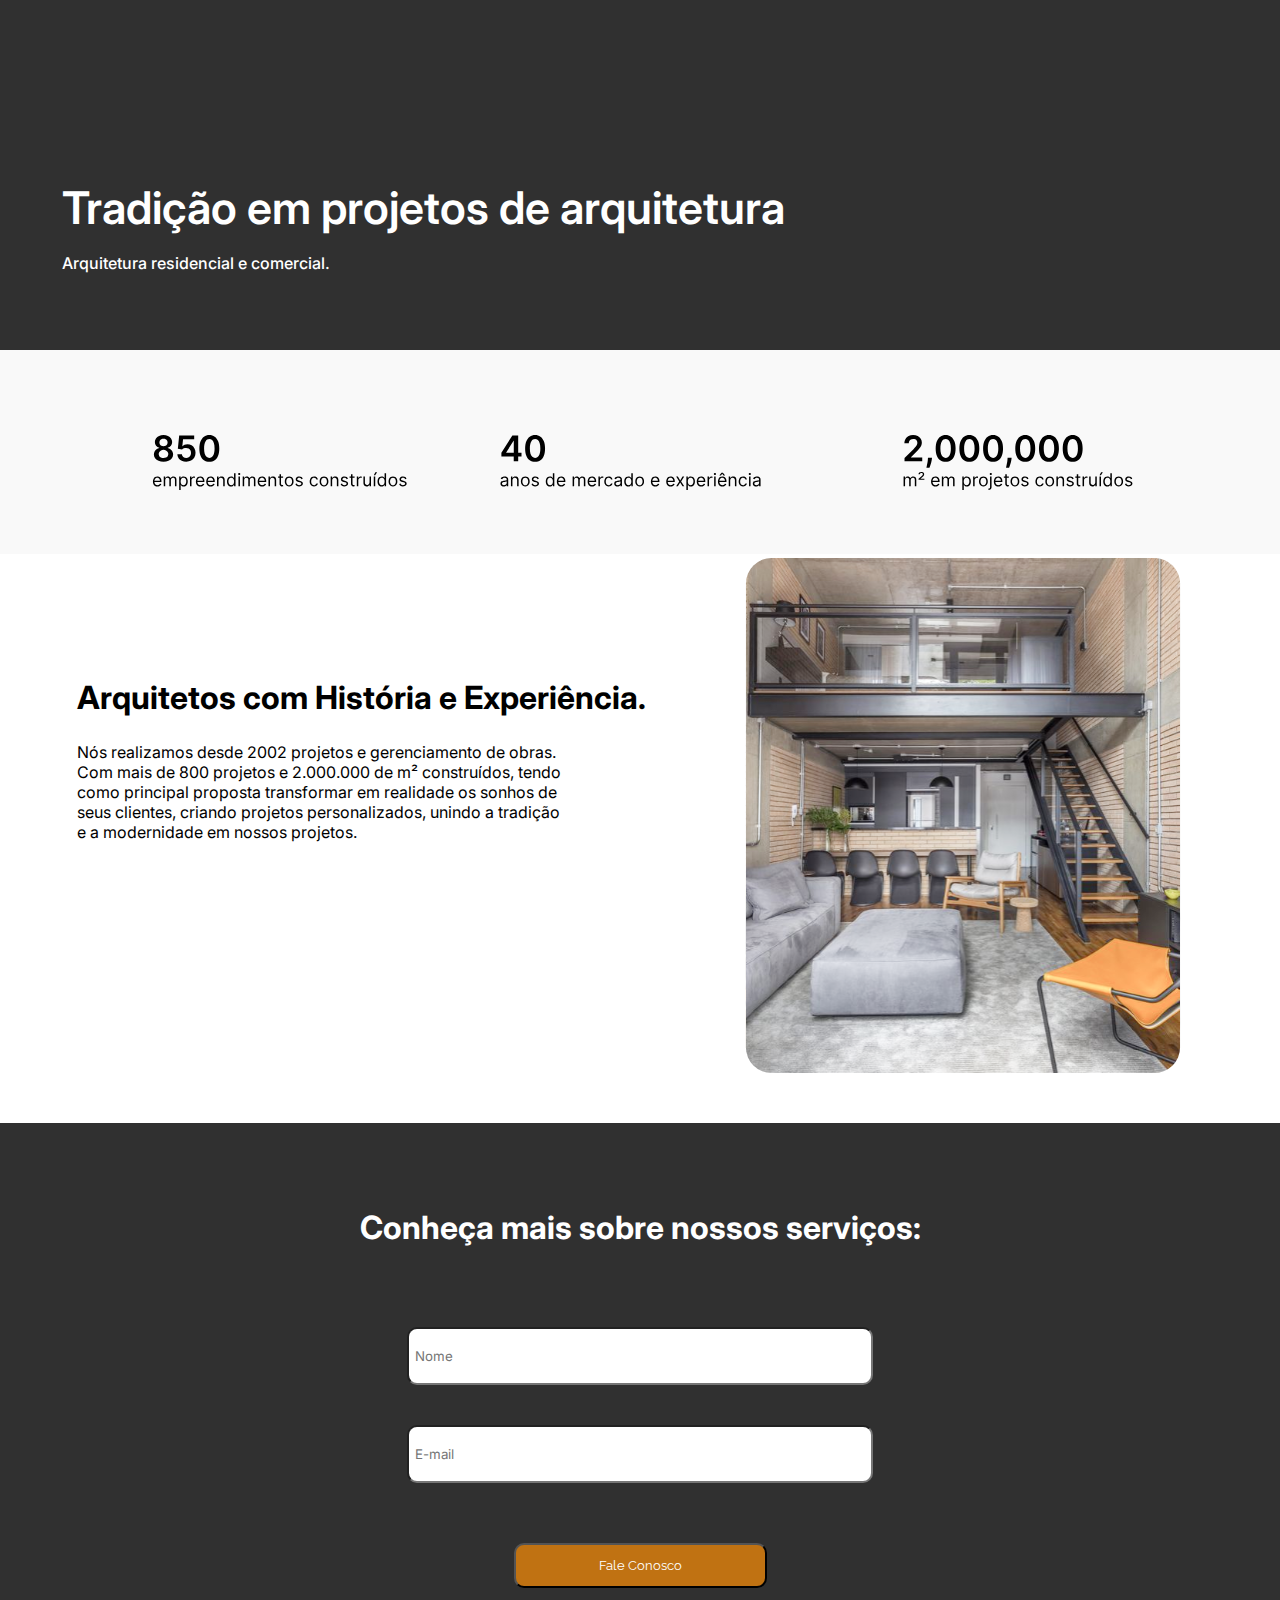
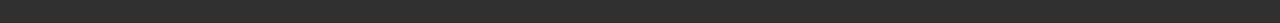
<file: projetos-e-desafios/Desafio-DNC/index.html>
<!DOCTYPE html>
<html lang="pt-br">
<head>
    <meta charset="UTF-8">
    <meta name="viewport" content="width=device-width, initial-scale=1.0">
    <link rel="stylesheet" href="style.css">
    <link rel="preconnect" href="https://fonts.googleapis.com">
    <link rel="preconnect" href="https://fonts.gstatic.com" crossorigin>
    <link href="https://fonts.googleapis.com/css2?family=Inter&display=swap" rel="stylesheet">
    <link rel="preconnect" href="https://fonts.googleapis.com">
    <link rel="preconnect" href="https://fonts.gstatic.com" crossorigin>
    <link href="https://fonts.googleapis.com/css2?family=Inter:wght@300;400;500;600&family=Raleway&display=swap" rel="stylesheet">
    <title> Landing Page Arquitetura </title>
</head>
<body>
   
    <div id="cabecario">
        <h1 id="textoPrincipal">
            Tradição em projetos de arquitetura
        </h1>
        <p id="paragrafoPrincipal">
            Arquitetura residencial e comercial. 
        </p>
    </div>
    <div id="numeros">
        <img id="dados" src="imagens/dados.svg" alt="">
    </div>
    <div    id="text">
        <div id="texto">
            <h1 >
                Arquitetos com História e Experiência.
            </h1>
            <p>
                Nós realizamos desde 2002 projetos e gerenciamento de obras.<br>
                Com mais de 800 projetos e 2.000.000 de m² construídos, tendo<br>
                como principal proposta transformar em realidade os sonhos de<br>
                seus clientes, criando projetos personalizados, unindo a tradição<br>
                e a modernidade em nossos projetos.
            </p>
        </div>
        <img id="foto" src="imagens/foto.svg" alt="">
    </div>   
    <div id="forms">
        <h1>Conheça mais sobre nossos serviços:</h1>
        <form id="form" action="https://formspree.io/f/xbjnlgbk" method="post">
            <input placeholder=" Nome" type="text" id="emailInput" name="contactEmail" required="required">
            <br>
            <br>
            <br>
            <input placeholder=" E-mail" type="text" id="emailInput" name="contactEmail" required="required">
            <br>
            <br>
            <br>
            <br>
            <button id="botao" type="submit"> Fale Conosco  </button>
        </form>
    </div> 
</body>
</html>
</file>
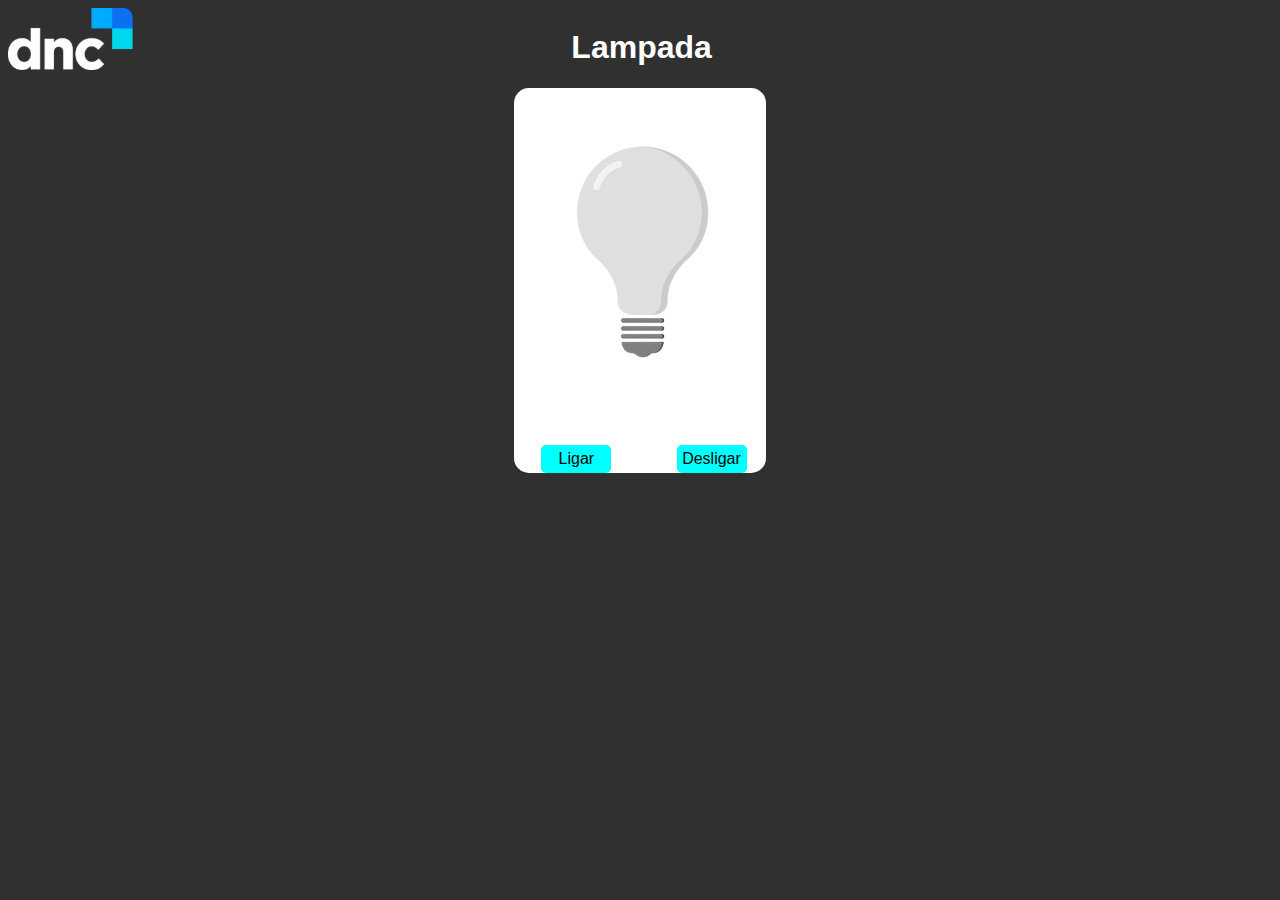
<file: projetos-e-desafios/desafio-lampada/index.html>
<!DOCTYPE html>
<html lang="pt-br">
<head>
    <meta charset="UTF-8">
    <meta name="viewport" content="width=device-width, initial-scale=1.0">
    <link rel="stylesheet" href="style.css" > 
    <title>Lampada</title>
</head>
<body>
   
    <header id="Principal" >
        <img src="logo-dnc.svg" alt="">
        <h1>
            Lampada
        </h1> 
    </header>
    <div id="imgs" onclick="lampadaQuebrada()"  >
        <img class="imgs" id="imgL" src="img-1.svg" alt="">
        <img class="imgs" id="imgD" src="img-2.svg" alt="">
        <img class="imgs" id="imgQ" src="img-3.svg" alt="">
        
    </div>
    <div id="botao">
        <input class="botao" id="ligar" value="Ligar" type="button" onclick="lampadaLigada()">
        <input class="botao" id="desligar" value="Desligar" type="button" onclick="lampadaDesligada()" >
    </div>
    <script src="index.js" ></script>    
</body>
</html>
</file>
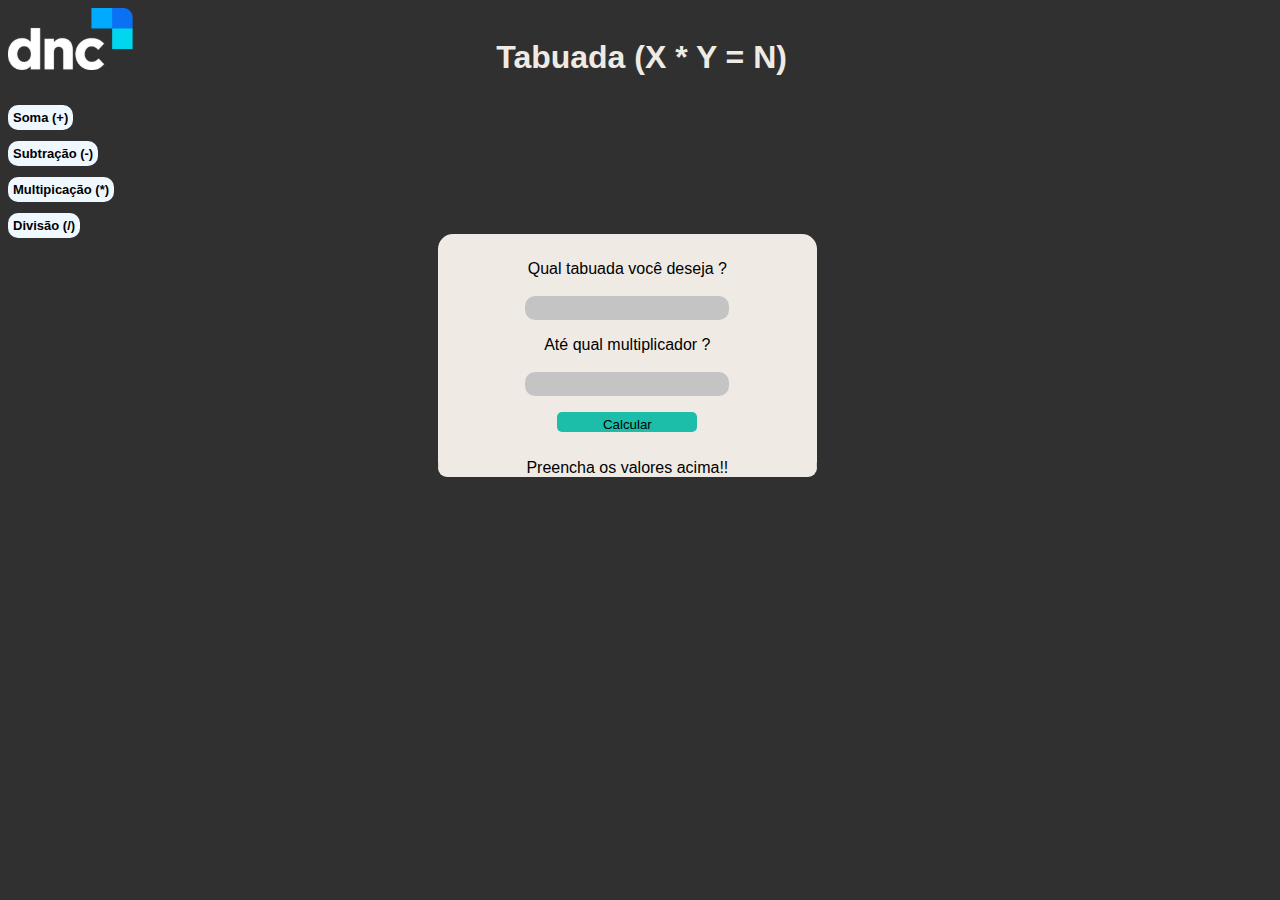
<file: projetos-e-desafios/desafio-tabuada/index.html>
<!DOCTYPE html>
<html lang="PT-Br">
<head>
    <meta charset="UTF-8">
    <meta name="viewport" content="width=device-width, initial-scale=1.0">
    <link rel="stylesheet" href="style.css"> 
    <title>Tabuada</title>
</head>
    
</head>
<body>
    <header>
        <img id="logo" src="logo-dnc.svg" alt="">
        <h1 id="tabuada"> 
            Tabuada (X * Y = N)   
        </h1>
        
    </header>
    <div id="operações" >
        <li><a target="_blank" href="index-soma.html" >Soma (+)</a></li>
        <br>
        <li><a target="_blank" href="index-sub.html" >Subtração (-)</a></li>
        <br>
        <li><a target="_blank" href="index.html" >Multipicação (*)</a></li>
        <br>
        <li><a target="_blank" href="index-divisao.html" >Divisão (/)</a></li>
    </div>
    <section>
        <div id="Dzero">
             <p>
                Qual tabuada você deseja ?
                <br>
                <br>
                <input id="num" class="input" type="number">
            </p>
            <p>
                Até qual multiplicador ?
                <br>
                <br>
                <input id="end" class="input" type="number">
            </p>
            <input type="button" value="Calcular" onclick="tabuada()" id="botao">
        </div>
        <div id="resultado">
            <p>
                Preencha os valores acima!!
            </p>
        </div>

       
    </section>
    <script src="tabuada-script.js">
        //var test = window.document.getElementById("primeiraD");
        //test.style.backgroundColor = 'blue'
        //var test = window.document.querySelector('div#primeiraD')
        //test.style.textAlign ='right'
        // Duas maneiras de chamar a div,classe,id no Js
        //window.document.write( 'teste de implementação de texto' ) usado para adicionar um *NOVO* TEXTO
        //function validar(idade){
        //    if (idade>=18){
        //        window.alert(' Acesso Permitido')
        //    }
        //    else {
        //        window.alert('Acesso Negado')
        //    }
        // }

    </script>
</body>
</html>
</file>
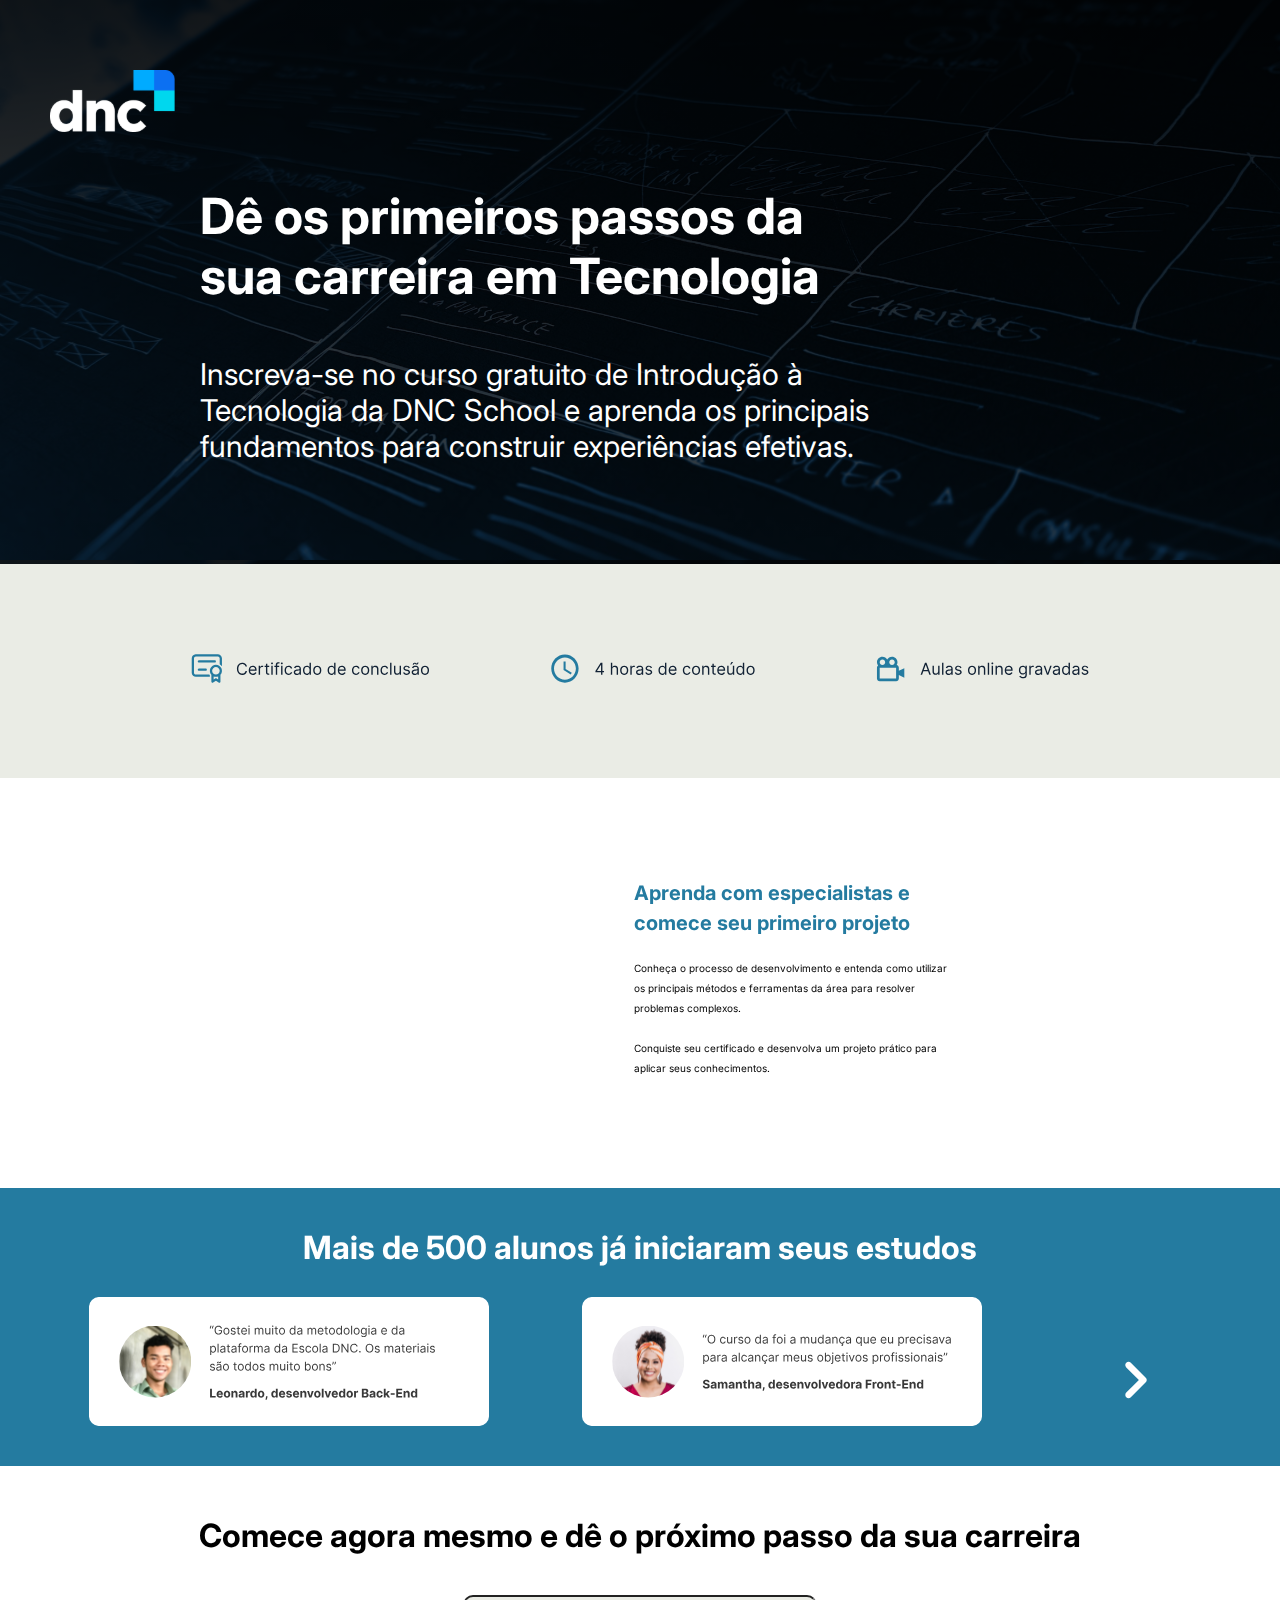
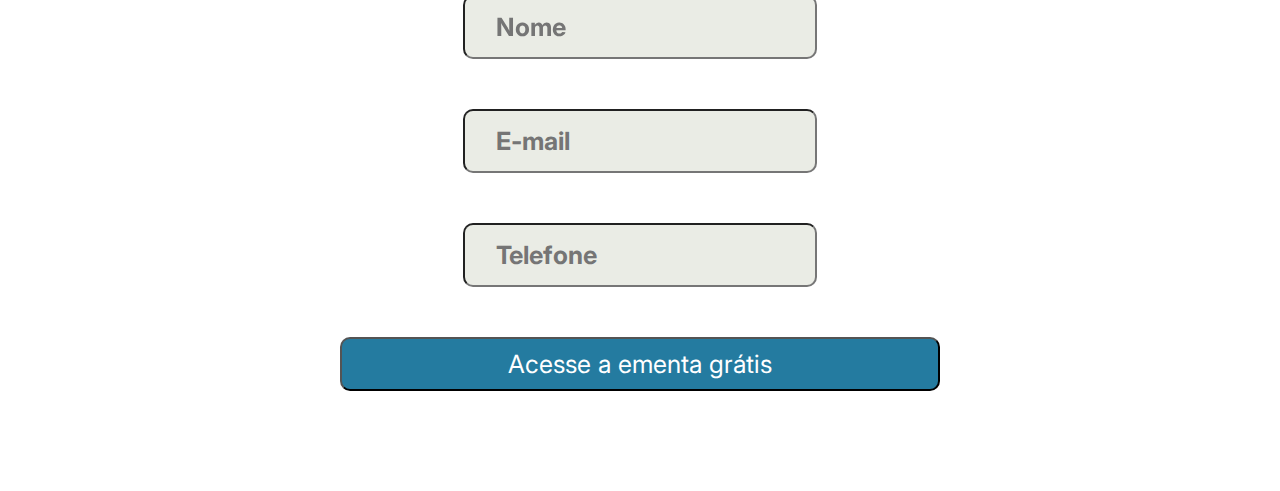
<file: projetos-e-desafios/laidingPage/index.html>
<!DOCTYPE html>
<html lang="pt-br">
<head>
    <meta charset="UTF-8">
    <meta name="viewport" content="width=device-width, initial-scale=1.0">
    <link rel="stylesheet" href="style.css">
    <link rel="preconnect" href="https://fonts.googleapis.com">
    <link rel="preconnect" href="https://fonts.gstatic.com" crossorigin>
    <link href="https://fonts.googleapis.com/css2?family=Inter&display=swap" rel="stylesheet">
    <title>Escola DNC</title>
</head>
<body>
   
    <div id="divLogo">
        <a href="index.html"><img src="imagens/logoDnc.svg" id="logo" alt=""></a>
        <br>
        <h1 id="textoPrincipal">
            Dê os primeiros passos da<br>
            sua carreira em Tecnologia
        </h1>
        <p id="textoPrincipal2">
            Inscreva-se no curso gratuito de Introdução à<br>
            Tecnologia da DNC School e aprenda os principais<br>
            fundamentos para construir experiências efetivas.
        </p>
    </div>
    <div id="objetivo">
        <img src="imagens/objetivo.svg" id="imagemObjetivo" width="900px" height="100px" alt="">
    </div>
    <div id="divVideo">
        <iframe id="video" width="300" height="210" src="https://www.youtube.com/embed/LWIK3gN6kBg" title="the daily life of the immortal king opening" frameborder="0" allow="accelerometer; autoplay; clipboard-write; encrypted-media; gyroscope; picture-in-picture; web-share" allowfullscreen></iframe>
        <div>
            <h1 id="tituloVideo">
                Aprenda com especialistas e <br>
                comece seu primeiro projeto<br>
            </h1>
            <br>
            
            <p id="textVideo"> 
                Conheça o processo de desenvolvimento e entenda como utilizar<br>
                os principais métodos e ferramentas da área para resolver<br>
                problemas complexos.
                <br>
                <br>
                Conquiste seu certificado e desenvolva um projeto prático para<br>
                aplicar seus conhecimentos.
            </p>    
        </div>
    </div>
    <div id="menu">
        <h1 id="textoRelatos">
            Mais de 500 alunos já iniciaram seus estudos
        </h1>
        <div id="relatos">
            <!-- onclick (ação de clicar) e rolar para direita variavel no Js-->
            <img id="setaEsquerda" onclick="rolarParaEsquerda()" class="seta" src="imagens/setaEsquerda.svg" alt="">
            <img id="leo" class="cards" src="imagens/leo.svg" width="400px" alt="">
            <img id="sam" class="cards" src="imagens/sam.svg" width="400px" alt="">
            <img id="bru" class="cards" src="imagens/bru.svg" width="400px" alt="">
            <img id="setaDireita" onclick="rolarParaDireita()" class="seta" src="imagens/setaDireita.svg" alt="">
        </div>
    </div>
    <div id="informacao">
        <h1>
            Comece agora mesmo e dê o próximo passo da sua carreira
        </h1>
        <br>
        <br>
        <form id="forms" action="https://formspree.io/f/xbjnlgbk" method="post">
            <input placeholder=" Nome" type="text" id="emailInput" name="contactEmail" required="required">
            <br>
            <br>
            <input placeholder=" E-mail" type="text" id="emailInput" name="contactEmail" required="required">
            <br>
            <br>
            <input placeholder=" Telefone " type="text" id="emailInput" name="contactEmail" required="required">
            <br>
            <br>
            <button id="botao" type="submit"> Acesse a ementa grátis </button>
        </form>
    </div> 
<script src="index.js""></script>
</body>
</html>
</file>
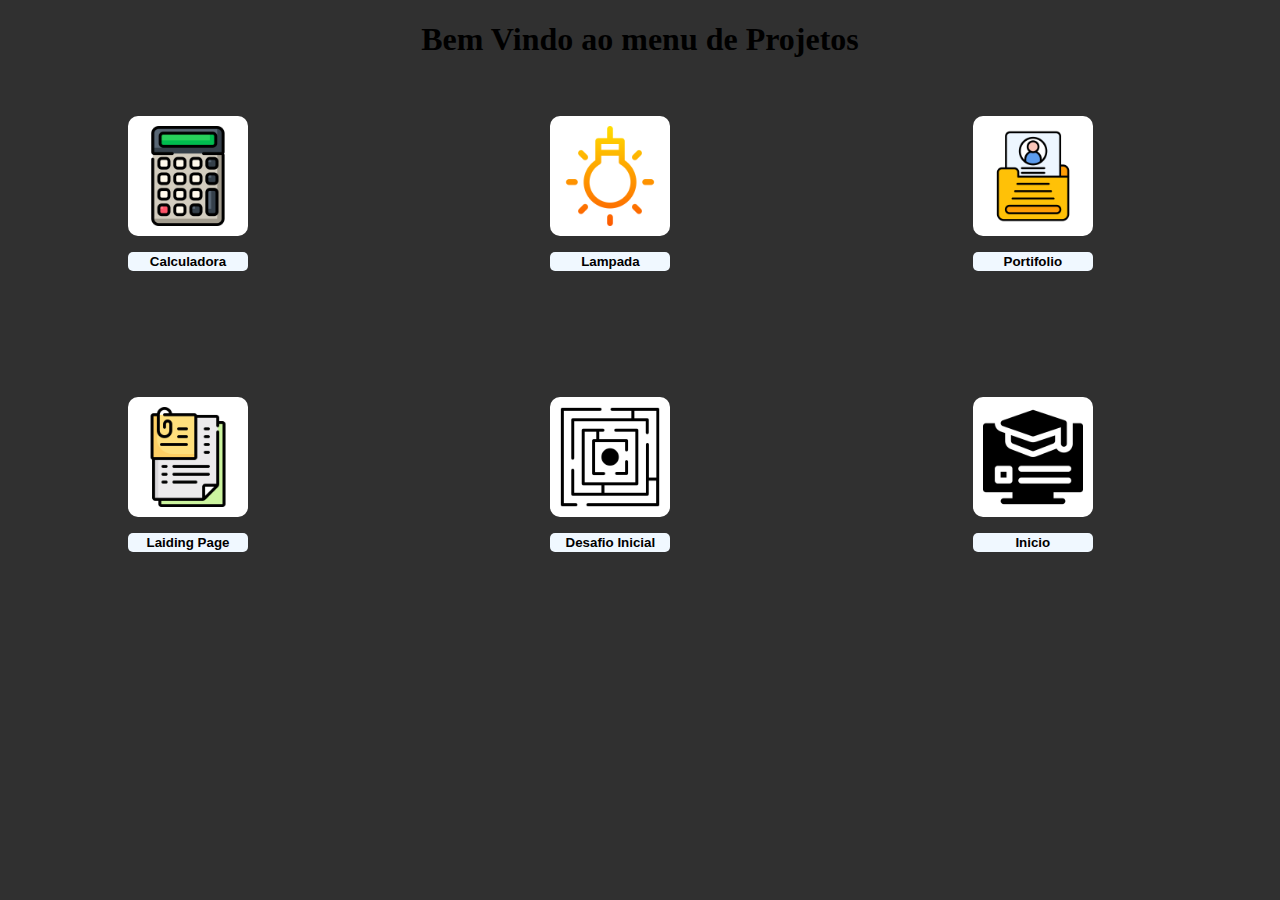
<file: projetos-e-desafios/index-menu.html>
<!DOCTYPE html>
<html lang="pt-br">
<head>
    <meta charset="UTF-8">
    <meta name="viewport" content="width=device-width, initial-scale=1.0">
    <link rel="stylesheet" href="style.css"> 
    <title>Menu de Projetos</title>
</head>
<body>
    <h1 id="bem-vindo">
        Bem Vindo ao menu de Projetos
    </h1>
    <br>
    <br>
    <div class="frente" id="divUm" >
        <img onclick="" class="fotos" id="calculadora" width="100px" height="100px" src="imgs/calculadora.png " alt="">
        <img onclick="" class="fotos" id="lampada" width="100px" height="100px" src="imgs/equilibrio-de-branco.png" alt="">
        <img onclick="" class="fotos" id="portifolio" width="100px" height="100px" src="imgs/retomar.png" alt="">
    </div>
    <br>
    <br>
    <div id="clicks" >
        <button  class="botao" id="botao-tabuada" > <a target="_blank" href="desafio-tabuada/" >Calculadora</a> </button>
        <button  class="botao" id="botao-lampada" > <a target="_blank" href="desafio-lampada/" >Lampada</a> </button>
        <button  class="botao" id="botao-portifolio" > <a target="_blank" href="portifolio/" >Portifolio</a> </button>
    </div>
    <br>
    <br>
    <br>
    <br>
    <br>
    <br>
    <br>
    <div class="frente" id="divUm" >
        <img onclick="" class="fotos" id="documento" width="100px" height="100px" src="imgs/documentos.png " alt="">
        <img onclick="" class="fotos" id="lampada" width="100px" height="100px" src="imgs/desafio.png" alt="">
        <img onclick="" class="fotos" id="lampada" width="100px" height="100px" src="imgs/curso-online.png" alt="">
    </div>
    <br>
    <br>
    <div id="clicks" >
        <button  class="botao" id="botao-documento" > <a target="_blank" href="laidingPage/" ></a>Laiding Page </button>
        <button  class="botao" id="botao-lampada" > <a target="_blank" href="Desafio-DNC/" >Desafio Inicial</a> </button>
        <button  class="botao" id="botao-portifolio" > <a target="_blank" href="cursodnc/" >Inicio</a> </button>
    </div>
</body>
</html>
</file>
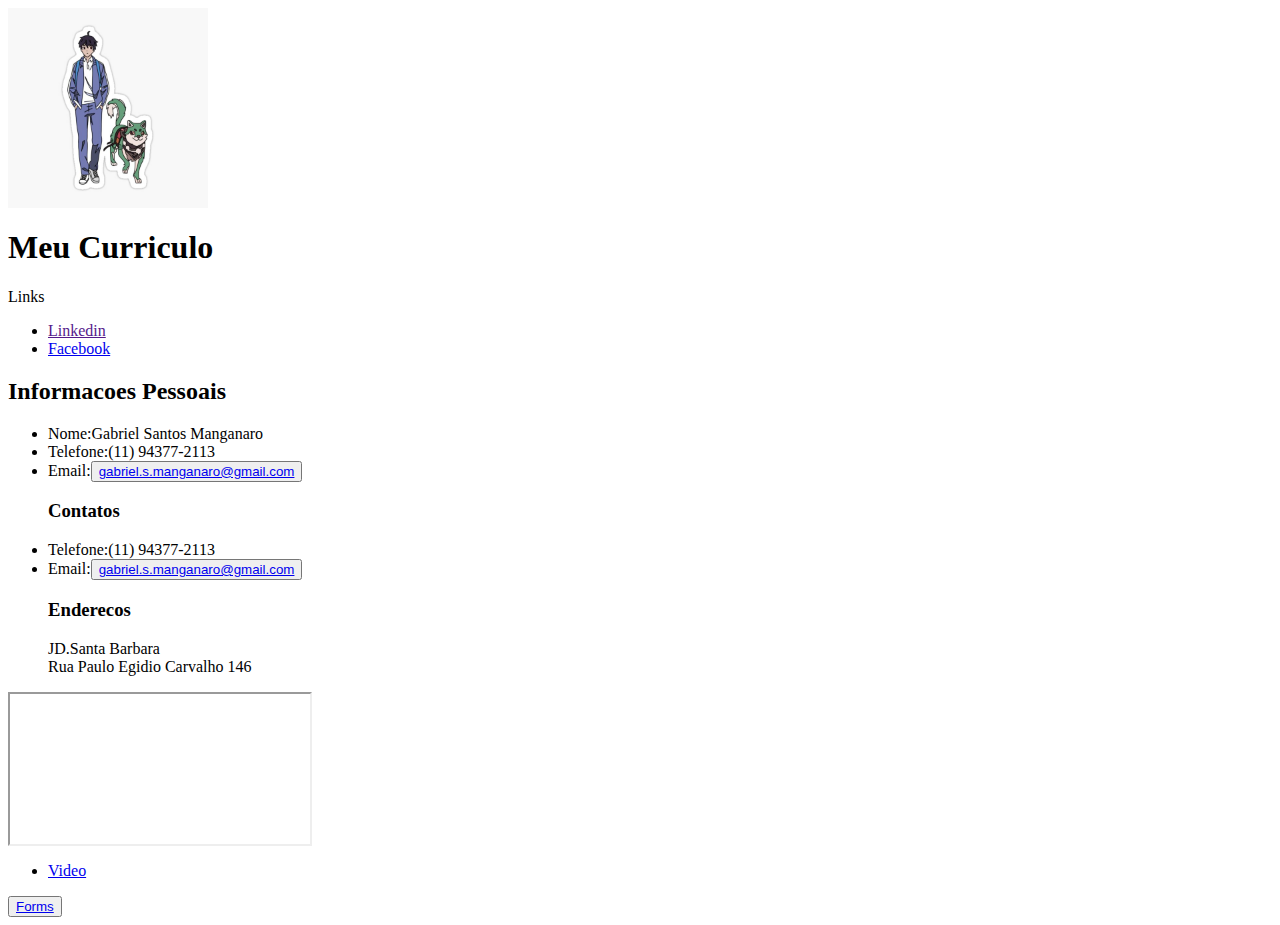
<file: projetos-e-desafios/cursodnc/teste.html>
<!--AGORA EU SOU DINDO ;;-->
<html>
    <head>
        <!--usando a href="teste.css"eu chamo a pasta q eu criei dedicada a css -->
        <!--<link href="teste.css" rel="stylesheet">-->
        <title> Teste beta </title>
    </head>
    <body>
            <!--cabeçalho-->
            <!--IMAGEM TESTE-->
        <div1>
            <img width="200" height="200" src ="foto.jpg">
            <div1 id="div1"
            <br> 
            <!--<b>= a negrito-->
            <h1><b>Meu Curriculo </b></h1>
        </div1> 
        <div2> 
            <div2 id="div2"   
            <h2>Links</h2>
            <ul>
                <li><a target="_blank"href="">Linkedin</a></li>
                <li><a target="_blank" href="https://www.facebook.com/profile.php?id=100004169173387&viewas=100000686899395">Facebook</a></li>
                
            </ul> 
            <h2>Informacoes Pessoais</h2>
            <ul>
                <li>Nome:Gabriel Santos Manganaro</li>
                <li>Telefone:(11) 94377-2113</li>
                <li>Email:<button><a target="_blank"href="html.gabriel.s.manganaro@gmail.com">gabriel.s.manganaro@gmail.com</a></button></li>
        </div2> 
        <div3>  
            <div3 id="div3"            
            <ul>
                <h3>Contatos</h3>
                <p>
                    <li>Telefone:(11) 94377-2113</li>
                    <li>Email:<button><a target="_blank"href="html.gabriel.s.manganaro@gmail.com">gabriel.s.manganaro@gmail.com</a></button></li>
                </p>
                <h3>Enderecos</h3>
                <p>
                    JD.Santa Barbara
                    <br>
                    Rua Paulo Egidio Carvalho 146
                </p>
                <!--<h3>Experiencia Profissionais</h3>-->
            </ul>
             <!--VIDEO TESTE-->
                <p>
                     <iframe src="https://youtu.be/LWIK3gN6kBg?si=8fXf15ypxTkfAaj8" frameborder="2"></iframe>
                </p>
            <!--abaixo teste de video com li com click e redirecionamento de link-->
             <!--<a>= usada para link-->
            <ul>
                <li><a target="_blank" href="https://www.google.com/url?sa=t&rct=j&q=&esrc=s&source=web&cd=&cad=rja&uact=8&ved=2ahUKEwiqtPWrmuqCAxXWpZUCHZqGC7EQtwJ6BAgQEAI&url=https%3A%2F%2Fwww.youtube.com%2Fwatch%3Fv%3D3c8SS8EanaQ&usg=AOvVaw0K5fOjMCxKFhiTKivJ-py2&opi=89978449">Video</a></li>
            </ul>
        </div3>
        <!--target="_blank"=abre uma nova aba com o link usado seguido do href=""-->
        <button><a target="" href="file:///C:/Users/T-Gamer/OneDrive/Documentos/cursodnc/forms.html">Forms</a></button>
    </body> 
</html>
</file>
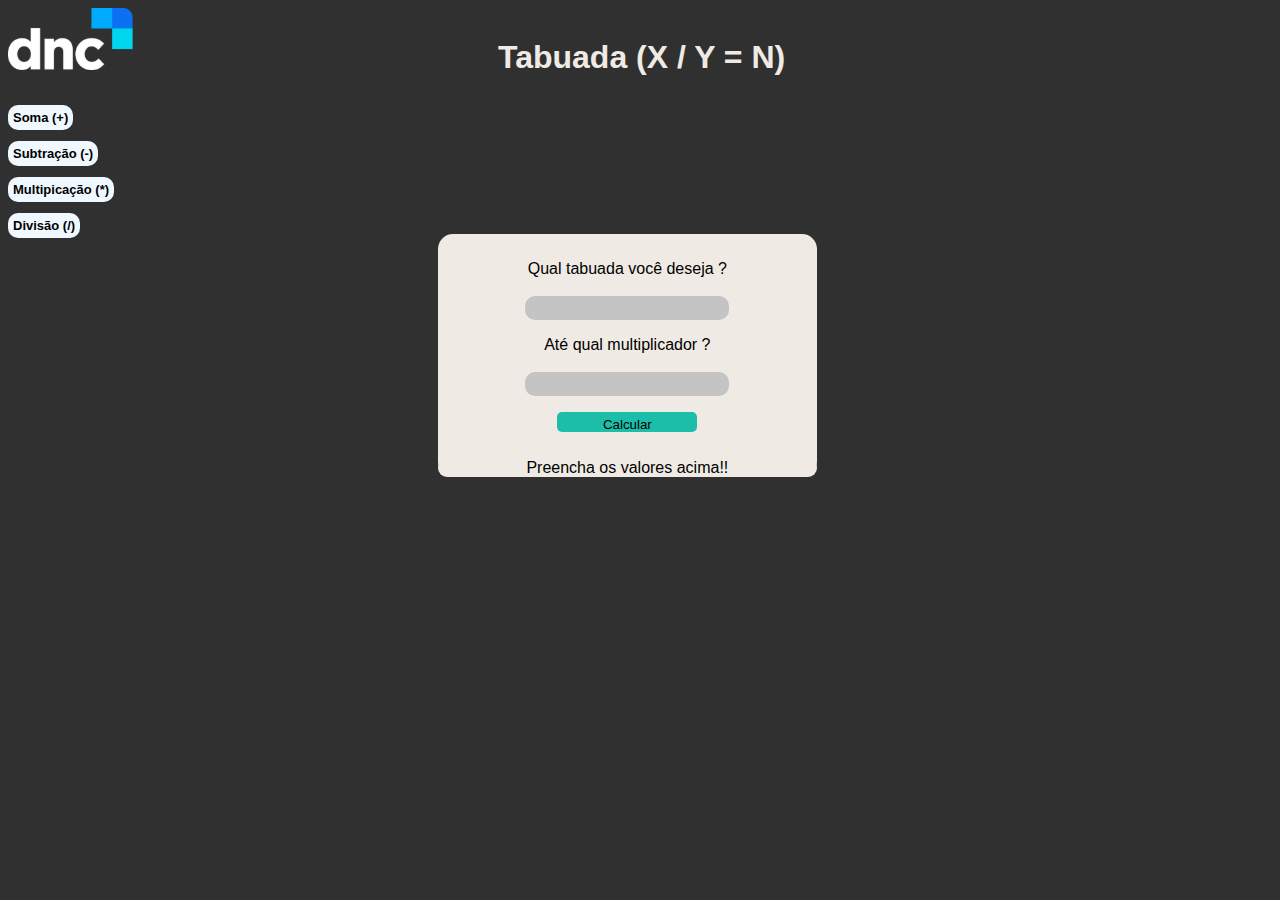
<file: projetos-e-desafios/desafio-tabuada/index-divisao.html>
<!DOCTYPE html>
<html lang="PT-Br">
<head>
    <meta charset="UTF-8">
    <meta name="viewport" content="width=device-width, initial-scale=1.0">
    <link rel="stylesheet" href="style-div.css"> 
    <title>Tabuada</title>
</head>
    
</head>
<body>
    <header>
        <img id="logo" src="logo-dnc.svg" alt="">
        <h1 id="tabuada"> 
            Tabuada (X / Y = N)   
        </h1>
        
    </header>
    <div id="operações" >
        <li><a target="_blank" href="index-soma.html" >Soma (+)</a></li>
        <br>
        <li><a target="_blank" href="index-sub.html" >Subtração (-)</a></li>
        <br>
        <li><a target="_blank" href="index.html" >Multipicação (*)</a></li>
        <br>
        <li><a target="_blank" href="index-divisao.html" >Divisão (/)</a></li>
    </div>
    <section>
        <div id="Dzero">
             <p>
                Qual tabuada você deseja ?
                <br>
                <br>
                <input id="num" class="input" type="number">
            </p>
            <p>
                Até qual multiplicador ?
                <br>
                <br>
                <input id="end" class="input" type="number">
            </p>
            <input type="button" value="Calcular" onclick="tabuada()" id="botao">
        </div>
        <div id="resultado">
            <p>
                Preencha os valores acima!!
            </p>
        </div>

       
    </section>
    <script src="tabuada-script-divisao.js"></script>
</body>
</html>
</file>
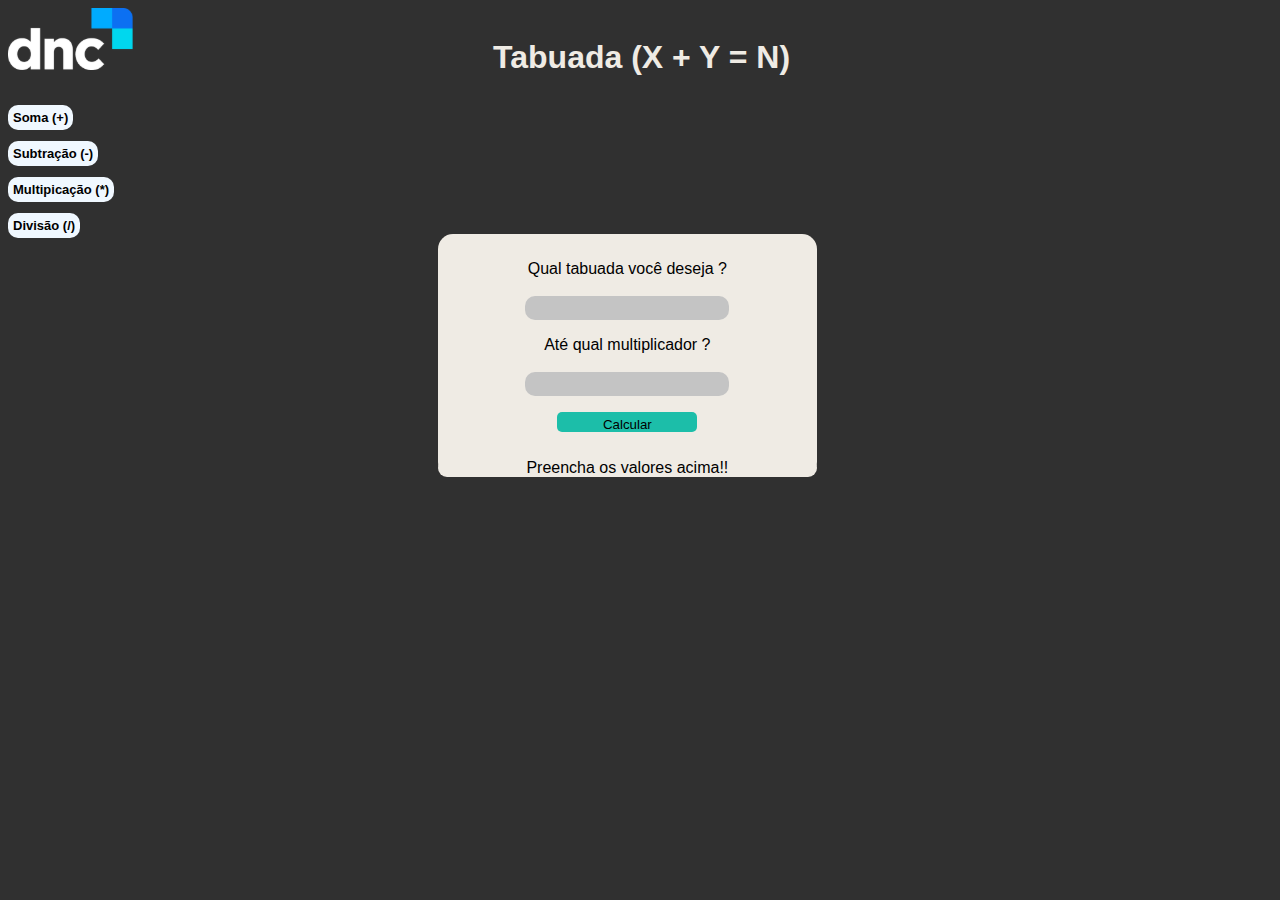
<file: projetos-e-desafios/desafio-tabuada/index-soma.html>
<!DOCTYPE html>
<html lang="PT-Br">
<head>
    <meta charset="UTF-8">
    <meta name="viewport" content="width=device-width, initial-scale=1.0">
    <link rel="stylesheet" href="style-soma.css"> 
    <title>Tabuada</title>
</head>
    
</head>
<body>
    <header>
        <img id="logo" src="logo-dnc.svg" alt="">
        <h1 id="tabuada"> 
            Tabuada (X + Y = N)   
        </h1>
        
    </header>
    <div id="operações" >
        <li><a target="_blank" href="index-soma.html" >Soma (+)</a></li>
        <br>
        <li><a target="_blank" href="index-sub.html" >Subtração (-)</a></li>
        <br>
        <li><a target="_blank" href="index.html" >Multipicação (*)</a></li>
        <br>
        <li><a target="_blank" href="index-divisao.html" >Divisão (/)</a></li>
    </div>
    <section>
        <div id="Dzero">
             <p>
                Qual tabuada você deseja ?
                <br>
                <br>
                <input id="num" class="input" type="number">
            </p>
            <p>
                Até qual multiplicador ?
                <br>
                <br>
                <input id="end" class="input" type="number">
            </p>
            <input type="button" value="Calcular" onclick="tabuada()" id="botao">
        </div>
        <div id="resultado">
            <p>
                Preencha os valores acima!!
            </p>
        </div>

       
    </section>
    <script src="tabuada-script-soma.js"></script>
</body>
</html>
</file>
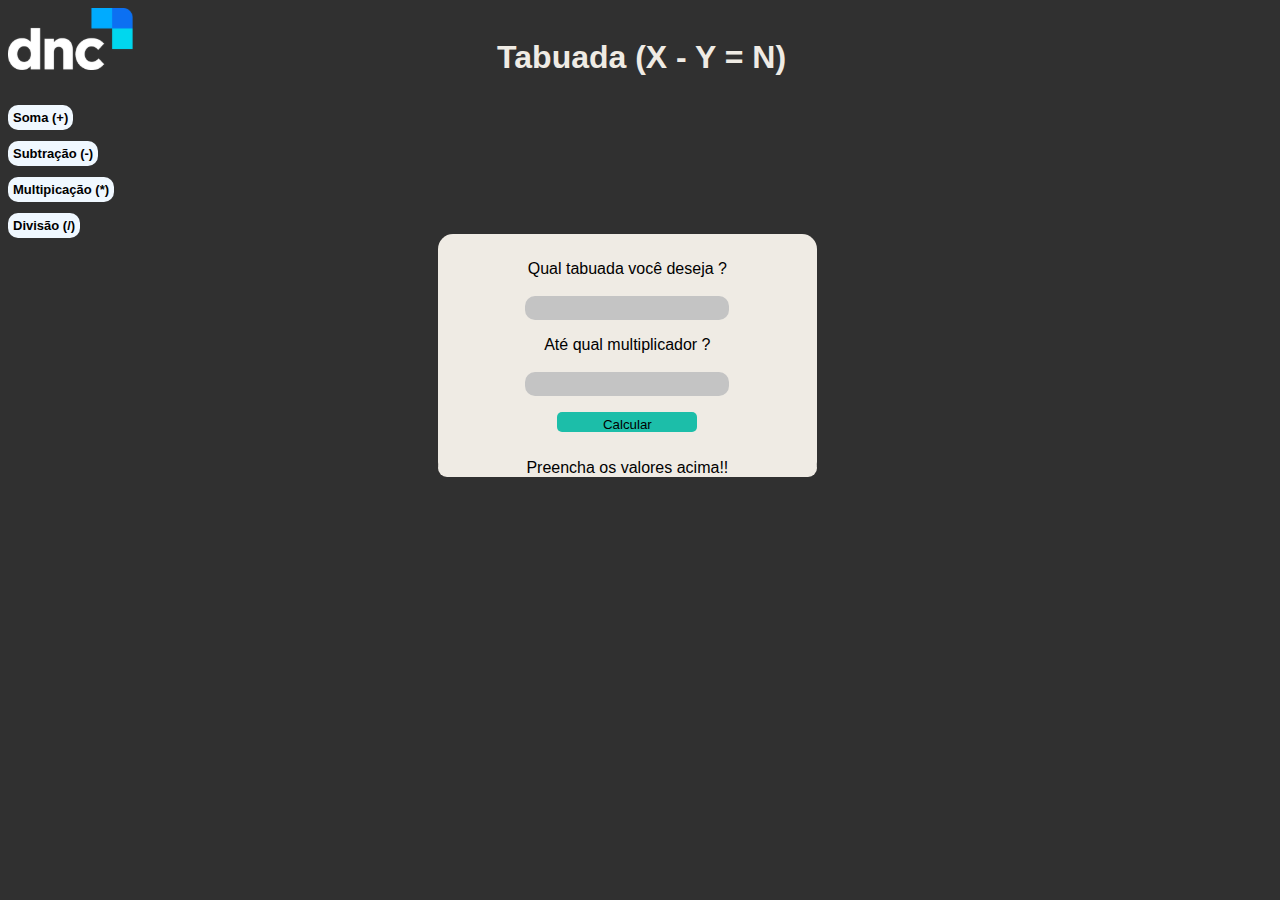
<file: projetos-e-desafios/desafio-tabuada/index-sub.html>
<!DOCTYPE html>
<html lang="PT-Br">
<head>
    <meta charset="UTF-8">
    <meta name="viewport" content="width=device-width, initial-scale=1.0">
    <link rel="stylesheet" href="style-sub.css"> 
    <title>Tabuada</title>
</head>
    
</head>
    
</head>
<body>
    <header>
        <img id="logo" src="logo-dnc.svg" alt="">
        <h1 id="tabuada"> 
            Tabuada (X - Y = N)   
        </h1>
        
    </header>
    <div id="operações" >
        <li><a target="_blank" href="index-soma.html" >Soma (+)</a></li>
        <br>
        <li><a target="_blank" href="index-sub.html" >Subtração (-)</a></li>
        <br>
        <li><a target="_blank" href="index.html" >Multipicação (*)</a></li>
        <br>
        <li><a target="_blank" href="index-divisao.html" >Divisão (/)</a></li>
    </div>
    <section>
        <div id="Dzero">
             <p>
                Qual tabuada você deseja ?
                <br>
                <br>
                <input id="num" class="input" type="number">
            </p>
            <p>
                Até qual multiplicador ?
                <br>
                <br>
                <input id="end" class="input" type="number">
            </p>
            <input type="button" value="Calcular" onclick="tabuada()" id="botao">
        </div>
        <div id="resultado">
            <p>
                Preencha os valores acima!!
            </p>
        </div>

       
    </section>
    <script src="tabuada-script-sub.js"> </script>
</body>
</html>
</file>
<file: projetos-e-desafios/Desafio-DNC/style.css>
*{
    margin: 0px;
    font-family: 'Inter', sans-serif;
}
#cabecario{
    background-color: #303030;
    width: 100%;
    height: 350px; 
    display: grid;

}
#textoPrincipal{
    width: 1054px;
    margin-left: 62px;
    margin-top: 180px;
    color: #ffffff;
    font-weight: 600;
    font-size: 45px;
    margin-bottom: 0px;
}
#paragrafoPrincipal{
    width: 1024px;
    margin-left: 62px;
    color:#ffffff;
    font-weight: 500;
    size: 10px;
    margin-bottom: 60px;
}
#dados{
    width: 100%;
}
#text{ 
    display: grid;
    grid-auto-flow: column;
    grid-column: auto;
}
#texto{
    margin-top: 120px;
    margin-left: 77px;
}
#texto h1{
    margin-bottom: 25px;
}
#foto{
   
    width: 530px;
    height: 515px;
    top: 781px;
    left: 876px;
    border-radius: 30px;
    margin-bottom: 50px;
}
#forms{
    text-align: center;
    background-color: #303030;
    display: grid;
    height: 500px; 
}
#forms h1{
    margin-top: 85px;
    margin-bottom: 45px;
    color: #ffffff;
}
#forms input{
    width: 458px;
    height: 52px;
    top: 1661px;
    left: 466px;
    border-radius: 10px;
}
#botao{
    width: 253px;
    height: 45px;
    top: 1977px;
    left: 623px;
    font-family: 'Raleway', sans-serif;
    background: #C07212;
    border-radius: 10px;
    size: 30px;
    line-height: 20px;
    color: #ffffff;
    cursor: pointer;
}
#botao:hover{
    transform: translateY(-5px);
}
#forms input:hover{
    transform: translateY(-5px);
}
</file>
<file: projetos-e-desafios/desafio-lampada/style.css>
*{
    font-family: Verdana, Geneva, Tahoma, sans-serif;
    background-color: #303030;
}
body{
    font-family: Verdana, Geneva, Tahoma, sans-serif;
}
#Principal{
    display:grid;
    grid-auto-flow:column ;
    grid-auto-columns: 33vw;
    text-align: center;
    color: white;
}
#imgs{
    background-color: white;
    cursor: pointer;
    text-align: center;
    width: 20%;
    background-color: white;  
    text-align: center;
    margin-left: 40%;
    border-top-left-radius: 15px;
    border-top-right-radius: 15px;
}  
#imgL{
    display: none;
}  
#imgQ{
    display: none; 
}
#imgD{
    text-align: center;
}
.imgs{
    background: none;
    text-align: center;
    padding: 20px;
}
#ligar{
    margin-left: 11%;
    width: 70px;
    font-size: medium;
}
#desligar{
    margin-left: 24%;
    width: 70px;
    font-size: medium;
}
.botao{
    cursor: pointer;
    text-align: center;
    background-color:aqua ;
    border: 0px;
    padding: 5px;
    border-radius: 5px;
}
#botao{
    background-color: white;
    margin-left: 40%;
    border-bottom-left-radius: 15px;
    border-bottom-right-radius: 15px;
    width: 20%;
}
</file>
<file: projetos-e-desafios/desafio-tabuada/style.css>
body{
    background-color: #303030;
    color: aliceblue;
    font-family: Verdana, Geneva, Tahoma, sans-serif;
}
#logo{
    text-align: left;
}
header{
    display: grid;
    grid-auto-flow: column;
    grid-auto-columns: 33vw;
    color: rgb(239, 235, 228 );
}
section{
    width: 30%;
    background-color: rgb(239, 235, 228 );  
    text-align: center;
    margin-left: 34%;
    border-radius: 15px;
}
#tabuada{
    color: rgb(239, 235, 228 );
    text-align: center;
    padding: 10px;  
}
#Dzero {
    color: rgb(0, 0, 0);
    padding: 10px;
    border-radius: 15px;
}
.input{
    border-radius: 10px;
    padding: 2px;
    border: 0px;
    background-color: #c4c4c4;
    height: 20px;
    width: 200px;
}
.input:hover{
    transform: translateY(-1px);
}
#botao {
    background-color: rgb(28, 190, 169);
    color: black;
    border-radius: 5px;
    padding: 5px;
    cursor: pointer;
    border: 0px;
    width: 140px;
    height: 20px;
}
#botao:hover{
    transform: translateY(-3px);
}
#resultado{
    color: rgb(0, 0, 0);
    text-align: center;
    background-color: rgb(239, 235, 228 ); 
    text-align: center;
    border-radius: 15px;  
}
#video{
    border-left: 40%;
}
li{
    list-style-type: none;
}
li a {
    list-style-type: none;
    text-decoration: none;
    padding: 5px;
    background-color: aliceblue;
    width: 150px;
    height: 15px;
    border-radius: 10px;
    color: black;
    font-family: Verdana, Geneva, Tahoma, sans-serif;
    font-weight: bold;
    font-size: small;
}
</file>
<file: projetos-e-desafios/laidingPage/style.css>
*{
    margin: 0px;
    background-color: #ffffff;
    font-family: 'Inter', sans-serif;
}
#divLogo{
    background-image: url(imagens/imagemFundo.svg);
    
}
#logo{
    margin-top: 70px;
    margin-left: 50px;
    background:none;   
}
a{
    background: none;
}
#textoPrincipal{
    color: rgb(255, 255, 255);
    margin-left: 200px;
    font-weight: 50px;
    font-size: 50px;
    font-family: 'Inter', sans-serif;
    margin-top: 50px;
    background: none;
}
#textoPrincipal2{
    color: rgb(255, 255, 255);
    margin-left: 200px;
    font-weight: 50px;
    font-size: 30px;
    font-family: 'Inter', sans-serif;
    margin-top: 50px;
    background: none;
    padding-bottom: 100px;
}
#objetivo{
    padding: 55px;
    background: #EAECE5;
    text-align: center;
}
#imagemObjetivo{
    background:fixed;
}
#divVideo{
    display: grid;
    grid-auto-flow: column;
    grid-column: auto;
    margin-top: 100px;
    margin-bottom: 100px;
}  
#tituloVideo{
    display: flex;
    color: #247BA0;
    font-family: 'Inter', sans-serif;
    text-align: center;
    font-size: 20px;
    line-height: 30px;
}
#textVideo{
    font-size: 10px;
    line-height: 20px;
    border-left: 40%;
}
#video{
    margin-left: 50%;
}
#menu{
    background-color: #247BA0; 
    padding: 40px;
}
#relatos{
    background: none;
    display: grid;
    grid-auto-flow: column;
}
.cards{
    border-radius: 10px;
    margin-left:10%;
}
#textoRelatos{
    background: none;
    color: #ffffff;
    margin-bottom: 30px;
    text-align: center;
}
.seta{
    background: none;
    margin-top: 30%;
    cursor: pointer;
}
.seta:hover{
    transform:translateY(-7px) ;
}
#setaEsquerda{
    display: none;
}
#setaDireita{
    margin-left: 100px;
}
#bru{
    display: none;
}
#informacao{
    text-align: center;
    margin-top: 50px;
}
#forms input {
    background-color:#EAECE5;
    border-radius: 10px;
    font-style: normal;
    font-weight: bold;
    font-size: 25px;
    line-height: 24px;
    color: #000000;
    width: 300px;
    padding: 15px 25px 15px 25px;
    margin-bottom: 30px;
}
#forms input:hover{
    transform: translateY(-5px);
}
#botao{
    border-radius: 10px;
    padding: 20px;
    width: 600px;
    line-height: 10px;
    background-color: #247BA0;
    color: #ffffff;
    margin-bottom: 100px;
    font-size: 25px;
}
#botao:hover{
    transform: translateY(-5px);
}
</file>
<file: projetos-e-desafios/style.css>
body{
    background-color: #303030;
    font-family: Georgia, 'Times New Roman', Times, serif;
    margin-left: 10%;
    margin-right: 10%;
}
#bem-vindo{
    text-align: center;
    font-weight: bolder;
}
.frente{
    display: grid;
    grid-auto-flow: column;
    grid-auto-columns: 33vw;
    text-align: center;
    border-bottom: 0px;
   
    width:100px;
    height: 100px;
}
.fotos{
    background-color: rgb(255, 255, 255);
    border-radius: 10px; 
    padding:10px ;
}
#clicks{
    display: grid;
    grid-auto-flow: column;
    grid-auto-columns: 33vw;
    text-align: center;
    border-bottom: 0px;
}
.botao {
    background-color: aliceblue;
    border: 0px;
    border-radius: 5px;
    width: 120px;
    padding: 2px;
    text-decoration:none;
    color: black;
    text-decoration: none;
    font-weight: bold;
}
.botao a {
    text-decoration: none;
    color: black;
}
.botao:hover {
    transform: translateY(-2px);
}
.fotos:hover{
    transform: translateY(-2px);
}
</file>
<file: projetos-e-desafios/cursodnc/teste.css>
#div1 {
    background-color: #0dbb72;
    width: 50%;
    height: 50%;
    font-style: italic;
    color:red; 
}       
#div2 {
    background-color: #0d10bb;
    width: 50%;
    height: 50%;
    font-style:oblique;
    color:rgb(255, 0, 170);
}
</file>
<file: projetos-e-desafios/desafio-tabuada/style-div.css>
body{
    background-color: #303030;
    color: aliceblue;
    font-family: Verdana, Geneva, Tahoma, sans-serif;
}
#logo{
    text-align: left;
}
header{
    display: grid;
    grid-auto-flow: column;
    grid-auto-columns: 33vw;
    color: rgb(239, 235, 228 );
}
section{
    width: 30%;
    background-color: rgb(239, 235, 228 );  
    text-align: center;
    margin-left: 34%;
    border-radius: 15px;
}
#tabuada{
    color: rgb(239, 235, 228 );
    text-align: center;
    padding: 10px;  
}
#Dzero {
    color: rgb(0, 0, 0);
    padding: 10px;
    border-radius: 15px;
}
.input{
    border-radius: 10px;
    padding: 2px;
    border: 0px;
    background-color: #c4c4c4;
    height: 20px;
    width: 200px;
}
.input:hover{
    transform: translateY(-1px);
}
#botao {
    background-color: rgb(28, 190, 169);
    color: black;
    border-radius: 5px;
    padding: 5px;
    cursor: pointer;
    border: 0px;
    width: 140px;
    height: 20px;
}
#botao:hover{
    transform: translateY(-3px);
}
#resultado{
    color: rgb(0, 0, 0);
    text-align: center;
    background-color: rgb(239, 235, 228 ); 
    text-align: center;
    border-radius: 15px;  
}
#video{
    border-left: 40%;
}
li{
    list-style-type: none;
}
li a {
    list-style-type: none;
    text-decoration: none;
    padding: 5px;
    background-color: aliceblue;
    width: 150px;
    height: 15px;
    border-radius: 10px;
    color: black;
    font-family: Verdana, Geneva, Tahoma, sans-serif;
    font-weight: bold;
    font-size: small;
}
</file>
<file: projetos-e-desafios/desafio-tabuada/style-soma.css>
body{
    background-color: #303030;
    color: aliceblue;
    font-family: Verdana, Geneva, Tahoma, sans-serif;
}
#logo{
    text-align: left;
}
header{
    display: grid;
    grid-auto-flow: column;
    grid-auto-columns: 33vw;
    color: rgb(239, 235, 228 );
}
section{
    width: 30%;
    background-color: rgb(239, 235, 228 );  
    text-align: center;
    margin-left: 34%;
    border-radius: 15px;
}
#tabuada{
    color: rgb(239, 235, 228 );
    text-align: center;
    padding: 10px;  
}
#Dzero {
    color: rgb(0, 0, 0);
    padding: 10px;
    border-radius: 15px;
}
.input{
    border-radius: 10px;
    padding: 2px;
    border: 0px;
    background-color: #c4c4c4;
    height: 20px;
    width: 200px;
}
.input:hover{
    transform: translateY(-1px);
}
#botao {
    background-color: rgb(28, 190, 169);
    color: black;
    border-radius: 5px;
    padding: 5px;
    cursor: pointer;
    border: 0px;
    width: 140px;
    height: 20px;
}
#botao:hover{
    transform: translateY(-3px);
}
#resultado{
    color: rgb(0, 0, 0);
    text-align: center;
    background-color: rgb(239, 235, 228 ); 
    text-align: center;
    border-radius: 15px;  
}
#video{
    border-left: 40%;
}
li{
    list-style-type: none;
}
li a {
    list-style-type: none;
    text-decoration: none;
    padding: 5px;
    background-color: aliceblue;
    width: 150px;
    height: 15px;
    border-radius: 10px;
    color: black;
    font-family: Verdana, Geneva, Tahoma, sans-serif;
    font-weight: bold;
    font-size: small;
}
</file>
<file: projetos-e-desafios/desafio-tabuada/style-sub.css>
body{
    background-color: #303030;
    color: aliceblue;
    font-family: Verdana, Geneva, Tahoma, sans-serif;
}
#logo{
    text-align: left;
}
header{
    display: grid;
    grid-auto-flow: column;
    grid-auto-columns: 33vw;
    color: rgb(239, 235, 228 );
}
section{
    width: 30%;
    background-color: rgb(239, 235, 228 );  
    text-align: center;
    margin-left: 34%;
    border-radius: 15px;
}
#tabuada{
    color: rgb(239, 235, 228 );
    text-align: center;
    padding: 10px;  
}
#Dzero {
    color: rgb(0, 0, 0);
    padding: 10px;
    border-radius: 15px;
}
.input{
    border-radius: 10px;
    padding: 2px;
    border: 0px;
    background-color: #c4c4c4;
    height: 20px;
    width: 200px;
}
.input:hover{
    transform: translateY(-1px);
}
#botao {
    background-color: rgb(28, 190, 169);
    color: black;
    border-radius: 5px;
    padding: 5px;
    cursor: pointer;
    border: 0px;
    width: 140px;
    height: 20px;
}
#botao:hover{
    transform: translateY(-3px);
}
#resultado{
    color: rgb(0, 0, 0);
    text-align: center;
    background-color: rgb(239, 235, 228 ); 
    text-align: center;
    border-radius: 15px;  
}
#video{
    border-left: 40%;
}
li{
    list-style-type: none;
}
li a {
    list-style-type: none;
    text-decoration: none;
    padding: 5px;
    background-color: aliceblue;
    width: 150px;
    height: 15px;
    border-radius: 10px;
    color: black;
    font-family: Verdana, Geneva, Tahoma, sans-serif;
    font-weight: bold;
    font-size: small;
}
</file>
